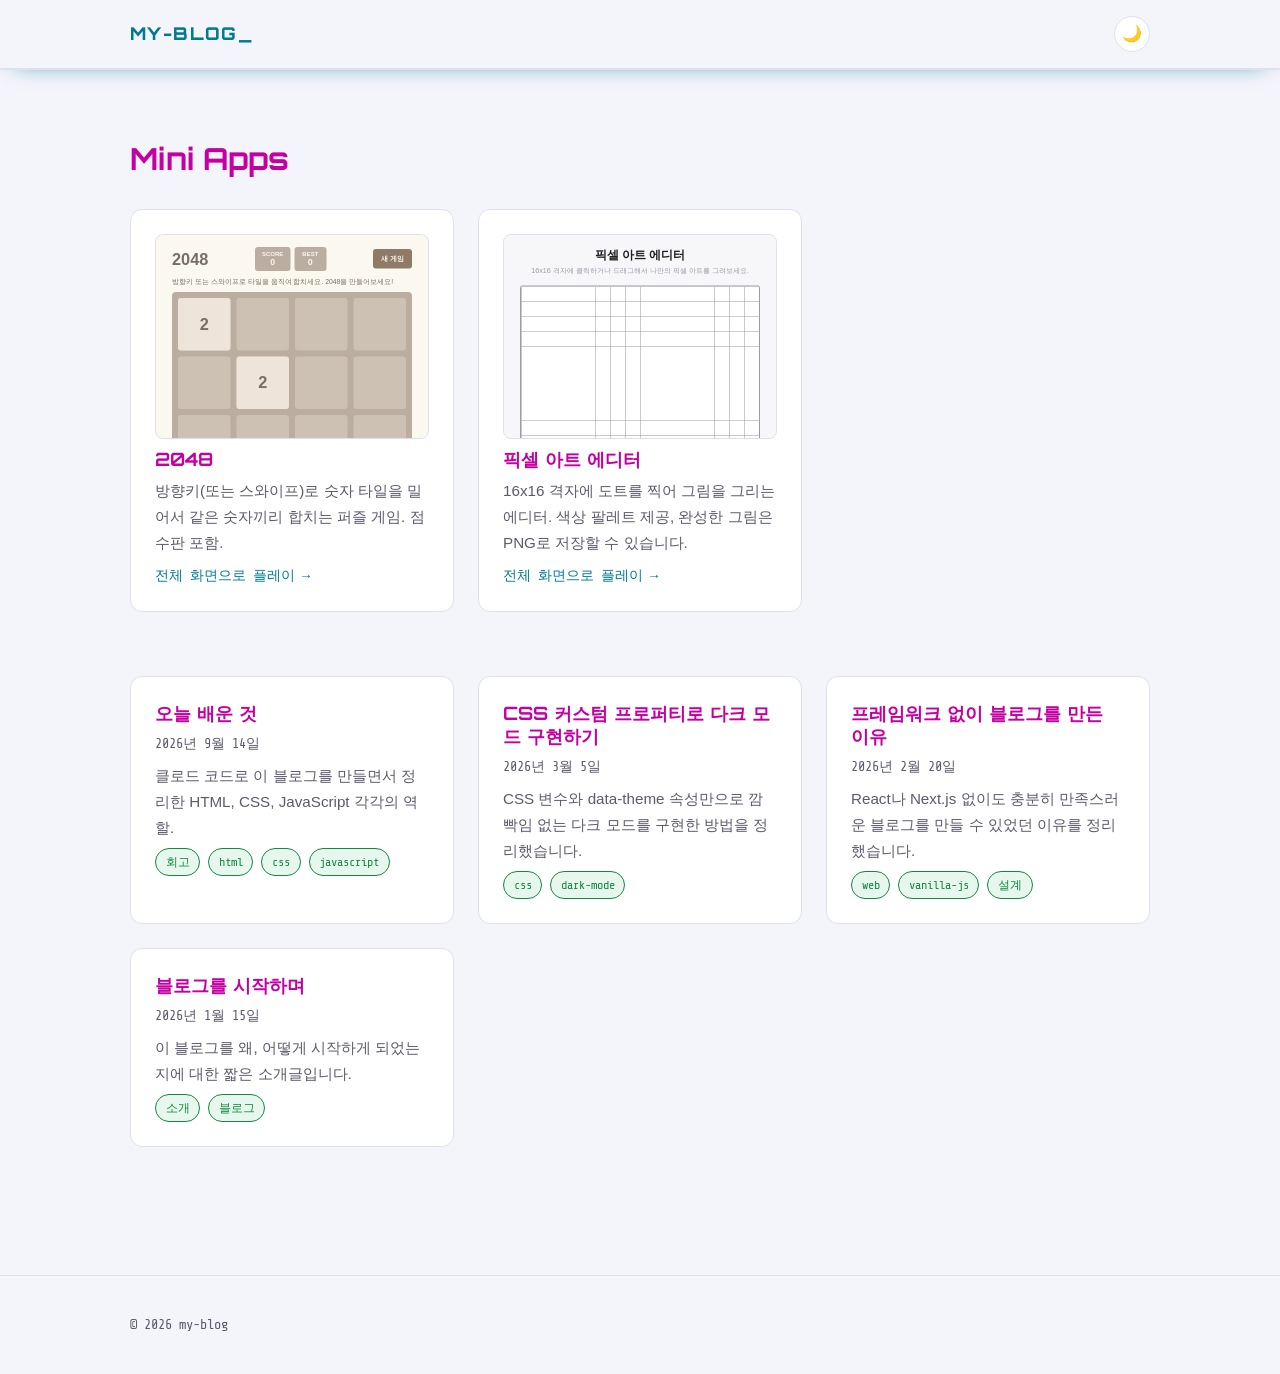
<file: index.html>
<!doctype html>
<html lang="ko">
<head>
  <meta charset="UTF-8" />
  <meta name="viewport" content="width=device-width, initial-scale=1" />
  <title>my-blog</title>
  <script>
    (function () {
      try {
        var stored = localStorage.getItem('theme');
        var theme = stored || (window.matchMedia('(prefers-color-scheme: dark)').matches ? 'dark' : 'light');
        document.documentElement.setAttribute('data-theme', theme);
      } catch (e) {}
    })();
  </script>
  <link rel="preconnect" href="https://fonts.googleapis.com" />
  <link rel="preconnect" href="https://fonts.gstatic.com" crossorigin />
  <link
    href="https://fonts.googleapis.com/css2?family=Orbitron:wght@600;800&family=Share+Tech+Mono&display=swap"
    rel="stylesheet"
  />
  <link rel="stylesheet" href="css/style.css" />
</head>
<body>
  <header class="site-header">
    <div class="container container--wide site-header-inner">
      <a class="site-title" href="index.html">my-blog</a>
      <button id="theme-toggle" class="theme-toggle" type="button" aria-label="다크 모드 전환" aria-pressed="false"></button>
    </div>
  </header>

  <main class="container container--wide">
    <section class="apps-section">
      <h2 class="section-heading">Mini Apps</h2>
      <ul class="app-list">
        <li class="app-card">
          <div class="app-card-preview">
            <iframe src="apps/2048/index.html" title="2048 게임 미리보기" loading="lazy" tabindex="-1"></iframe>
          </div>
          <h3 class="app-card-title">2048</h3>
          <p class="app-card-description">방향키(또는 스와이프)로 숫자 타일을 밀어서 같은 숫자끼리 합치는 퍼즐 게임. 점수판 포함.</p>
          <a class="app-card-play" href="apps/2048/index.html">전체 화면으로 플레이 →</a>
        </li>
        <li class="app-card">
          <div class="app-card-preview">
            <iframe src="apps/pixel-art/index.html" title="픽셀 아트 에디터 미리보기" loading="lazy" tabindex="-1"></iframe>
          </div>
          <h3 class="app-card-title">픽셀 아트 에디터</h3>
          <p class="app-card-description">16x16 격자에 도트를 찍어 그림을 그리는 에디터. 색상 팔레트 제공, 완성한 그림은 PNG로 저장할 수 있습니다.</p>
          <a class="app-card-play" href="apps/pixel-art/index.html">전체 화면으로 플레이 →</a>
        </li>
      </ul>
    </section>

    <ul id="post-list" class="post-list">
      <li class="empty-state">불러오는 중...</li>
    </ul>
  </main>

  <footer class="site-footer">
    <div class="container container--wide">
      <p>&copy; 2026 my-blog</p>
    </div>
  </footer>

  <script type="module" src="js/list.js"></script>
</body>
</html>
</file>
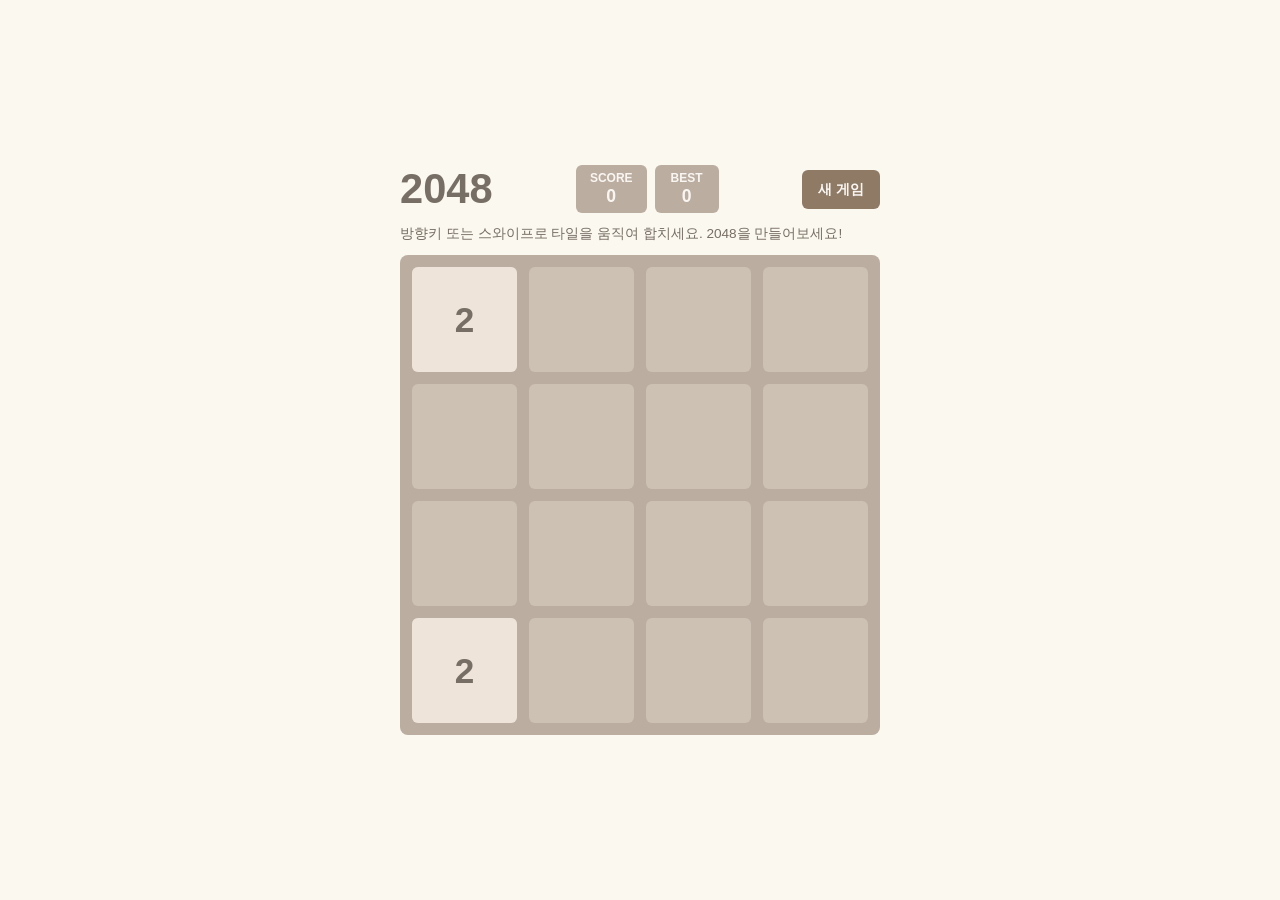
<file: apps/2048/index.html>
<!DOCTYPE html>
<html lang="ko">
<head>
<meta charset="UTF-8">
<meta name="viewport" content="width=device-width, initial-scale=1">
<title>2048</title>
<link rel="stylesheet" href="style.css">
</head>
<body>
  <div class="app">
    <header>
      <h1>2048</h1>
      <div class="scoreboard" aria-live="polite">
        <div class="score-box">SCORE <span id="score">0</span></div>
        <div class="score-box">BEST <span id="best">0</span></div>
      </div>
      <button id="new-game-btn">새 게임</button>
    </header>
    <p class="instructions">방향키 또는 스와이프로 타일을 움직여 합치세요. 2048을 만들어보세요!</p>
    <div class="board-wrap">
      <div id="board" class="board" role="group" aria-label="2048 게임판">
        <!-- 4x4 배경 그리드 셀 + 타일 레이어(절대 위치)를 동적으로 렌더링 -->
      </div>
      <div id="overlay" class="overlay" hidden aria-live="assertive">
        <p id="overlay-message"></p>
        <div class="overlay-buttons">
          <button id="keep-playing-btn" hidden>계속하기</button>
          <button id="retry-btn">다시 시작</button>
        </div>
      </div>
    </div>
  </div>
  <script src="script.js"></script>
</body>
</html>
</file>
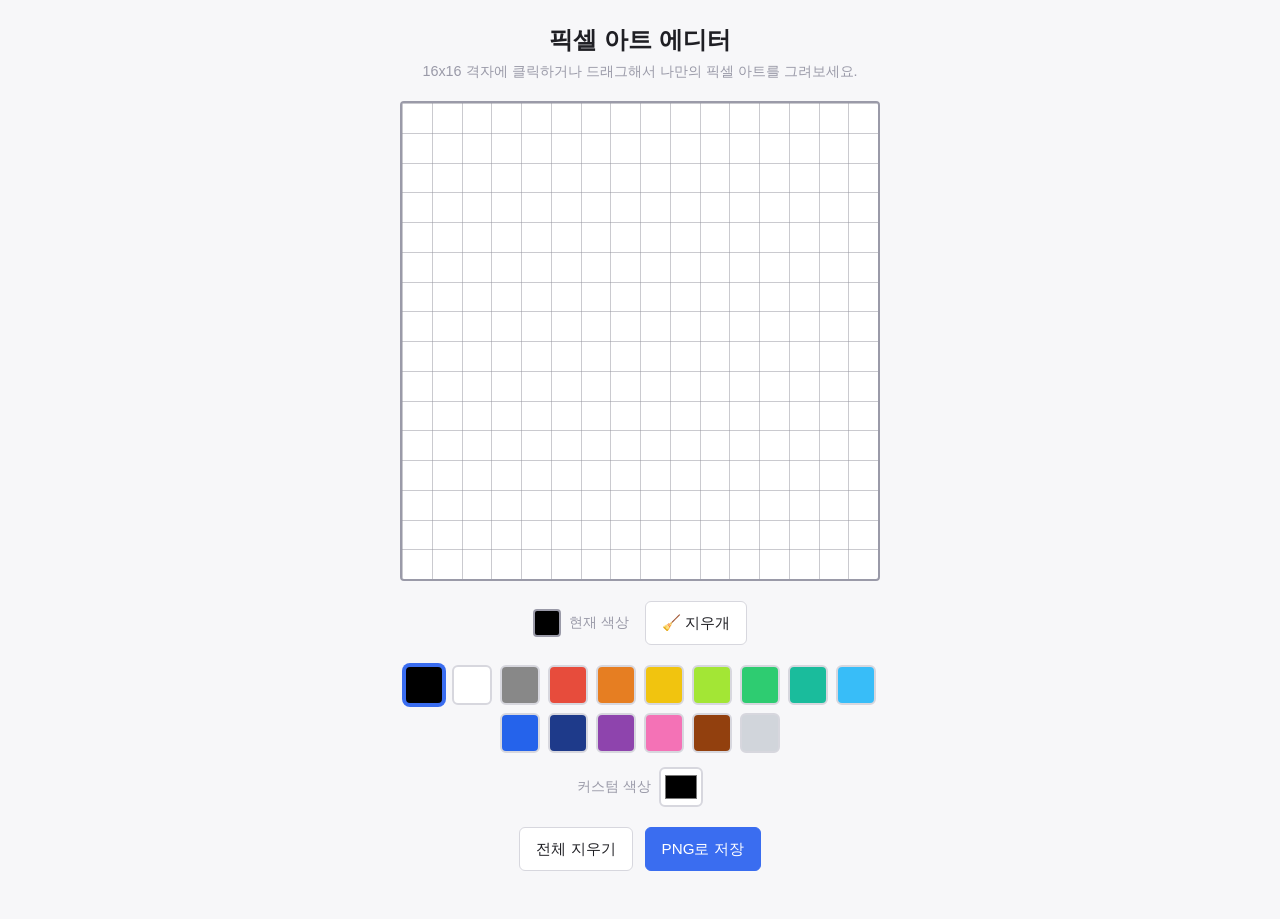
<file: apps/pixel-art/index.html>
<!DOCTYPE html>
<html lang="ko">
<head>
<meta charset="UTF-8">
<meta name="viewport" content="width=device-width, initial-scale=1.0">
<title>픽셀 아트 에디터</title>
<link rel="stylesheet" href="style.css">
</head>
<body>
  <div class="app">
    <header class="app-header">
      <h1>픽셀 아트 에디터</h1>
      <p class="subtitle">16x16 격자에 클릭하거나 드래그해서 나만의 픽셀 아트를 그려보세요.</p>
    </header>

    <main class="app-main">
      <section class="canvas-section" aria-label="그리기 캔버스">
        <canvas id="pixel-canvas" tabindex="0" aria-label="16x16 픽셀 아트 격자. 방향키로 이동, 스페이스 또는 엔터로 칠하기"></canvas>
      </section>

      <section class="toolbar" aria-label="도구">
        <div class="current-color-wrap">
          <span id="current-color-preview" class="current-color-preview" aria-hidden="true"></span>
          <span class="current-color-label">현재 색상</span>
        </div>
        <button type="button" id="eraser-btn" class="tool-btn" aria-pressed="false" aria-label="지우개 도구 선택">
          🧹 지우개
        </button>
      </section>

      <section class="palette-section" aria-label="색상 팔레트">
        <div id="palette" class="palette" role="group" aria-label="기본 색상 스와치"></div>
        <div class="custom-color-wrap">
          <label for="custom-color" class="custom-color-label">커스텀 색상</label>
          <input type="color" id="custom-color" value="#000000" aria-label="사용자 지정 색상 선택">
        </div>
      </section>

      <section class="actions" aria-label="동작 버튼">
        <button type="button" id="clear-btn" class="action-btn">전체 지우기</button>
        <button type="button" id="save-btn" class="action-btn action-btn-primary">PNG로 저장</button>
      </section>
    </main>
  </div>

  <script src="script.js"></script>
</body>
</html>
</file>
<file: css/style.css>
/* ---------- Theme tokens ---------- */
:root {
  /* light theme: toned-down neon-on-white */
  --color-bg: #f4f4fb;
  --color-bg-elevated: #ffffff;
  --color-surface-border: #e0e0ec;
  --color-text: #16161f;
  --color-text-muted: #5b5b6d;
  --color-heading: #c400a3;
  --color-link: #007a94;
  --color-link-hover: #00a4c4;
  --color-accent: #007a94;
  --color-accent-2: #c400a3;
  --color-accent-3: #128a3e;
  --color-code-bg: #eef0f7;
  --color-code-text: #16161f;
  --color-blockquote-border: #c400a3;
  --color-tag-bg: #e7f7ee;
  --color-tag-text: #128a3e;

  --font-sans: -apple-system, BlinkMacSystemFont, 'Segoe UI', 'Apple SD Gothic Neo',
    'Noto Sans KR', Roboto, sans-serif;
  --font-display: 'Orbitron', var(--font-sans);
  --font-mono: 'Share Tech Mono', 'SFMono-Regular', Consolas, 'Liberation Mono', Menlo, monospace;
  --line-height-body: 1.7;
  --line-height-heading: 1.25;
  --measure: 70ch;

  --font-size-h1: clamp(1.75rem, 1.4rem + 1.5vw, 2.5rem);
  --font-size-h2: clamp(1.4rem, 1.2rem + 1vw, 1.9rem);
  --font-size-h3: clamp(1.15rem, 1.05rem + 0.5vw, 1.4rem);

  --space-1: 0.25rem;
  --space-2: 0.5rem;
  --space-3: 1rem;
  --space-4: 1.5rem;
  --space-5: 2.5rem;
  --space-6: 4rem;

  --glow-title: none;
  --glow-heading: none;
  --glow-tag: none;
  --card-hover-shadow: 0 10px 24px rgba(20, 20, 40, 0.08);
  --grid-overlay: none;
}

@media (prefers-color-scheme: dark) {
  :root {
    --color-bg: #050507;
    --color-bg-elevated: #0c0c14;
    --color-surface-border: rgba(0, 246, 255, 0.25);
    --color-text: #d8f9ff;
    --color-text-muted: #7c96a3;
    --color-heading: #ff2ec4;
    --color-link: #00f6ff;
    --color-link-hover: #8bffff;
    --color-accent: #00f6ff;
    --color-accent-2: #ff2ec4;
    --color-accent-3: #39ff14;
    --color-code-bg: #0c0c14;
    --color-code-text: #39ff14;
    --color-blockquote-border: #ff2ec4;
    --color-tag-bg: rgba(57, 255, 20, 0.08);
    --color-tag-text: #39ff14;

    --glow-title: 0 0 6px currentColor, 0 0 18px currentColor, 0 0 34px rgba(0, 246, 255, 0.35);
    --glow-heading: 0 0 6px currentColor, 0 0 16px rgba(255, 46, 196, 0.45);
    --glow-tag: 0 0 8px rgba(57, 255, 20, 0.35);
    --card-hover-shadow: 0 0 24px rgba(0, 246, 255, 0.25), inset 0 0 16px rgba(0, 246, 255, 0.06);
    --grid-overlay: linear-gradient(rgba(0, 246, 255, 0.05) 1px, transparent 1px),
      linear-gradient(90deg, rgba(0, 246, 255, 0.05) 1px, transparent 1px);
  }
}

:root[data-theme='dark'] {
  --color-bg: #050507;
  --color-bg-elevated: #0c0c14;
  --color-surface-border: rgba(0, 246, 255, 0.25);
  --color-text: #d8f9ff;
  --color-text-muted: #7c96a3;
  --color-heading: #ff2ec4;
  --color-link: #00f6ff;
  --color-link-hover: #8bffff;
  --color-accent: #00f6ff;
  --color-accent-2: #ff2ec4;
  --color-accent-3: #39ff14;
  --color-code-bg: #0c0c14;
  --color-code-text: #39ff14;
  --color-blockquote-border: #ff2ec4;
  --color-tag-bg: rgba(57, 255, 20, 0.08);
  --color-tag-text: #39ff14;

  --glow-title: 0 0 6px currentColor, 0 0 18px currentColor, 0 0 34px rgba(0, 246, 255, 0.35);
  --glow-heading: 0 0 6px currentColor, 0 0 16px rgba(255, 46, 196, 0.45);
  --glow-tag: 0 0 8px rgba(57, 255, 20, 0.35);
  --card-hover-shadow: 0 0 24px rgba(0, 246, 255, 0.25), inset 0 0 16px rgba(0, 246, 255, 0.06);
  --grid-overlay: linear-gradient(rgba(0, 246, 255, 0.05) 1px, transparent 1px),
    linear-gradient(90deg, rgba(0, 246, 255, 0.05) 1px, transparent 1px);
}

:root[data-theme='light'] {
  --color-bg: #f4f4fb;
  --color-bg-elevated: #ffffff;
  --color-surface-border: #e0e0ec;
  --color-text: #16161f;
  --color-text-muted: #5b5b6d;
  --color-heading: #c400a3;
  --color-link: #007a94;
  --color-link-hover: #00a4c4;
  --color-accent: #007a94;
  --color-accent-2: #c400a3;
  --color-accent-3: #128a3e;
  --color-code-bg: #eef0f7;
  --color-code-text: #16161f;
  --color-blockquote-border: #c400a3;
  --color-tag-bg: #e7f7ee;
  --color-tag-text: #128a3e;

  --glow-title: none;
  --glow-heading: none;
  --glow-tag: none;
  --card-hover-shadow: 0 10px 24px rgba(20, 20, 40, 0.08);
  --grid-overlay: none;
}

/* ---------- Reset / base ---------- */
* {
  box-sizing: border-box;
}

html {
  color-scheme: light dark;
}

body {
  margin: 0;
  background-color: var(--color-bg);
  background-image: var(--grid-overlay);
  background-size: 42px 42px;
  color: var(--color-text);
  font-family: var(--font-sans);
  line-height: var(--line-height-body);
  -webkit-font-smoothing: antialiased;
}

img {
  max-width: 100%;
  height: auto;
}

a {
  color: var(--color-link);
  text-decoration-color: currentColor;
}

a:hover {
  color: var(--color-link-hover);
}

/* ---------- Layout ---------- */
.container {
  max-width: var(--measure);
  margin-inline: auto;
  padding-inline: var(--space-4);
}

.container--wide {
  max-width: 1100px;
}

.site-header {
  border-bottom: 1px solid var(--color-surface-border);
  padding-block: var(--space-3);
  background: var(--color-bg);
  box-shadow: 0 1px 0 var(--color-surface-border), 0 8px 24px -16px var(--color-accent);
}

.site-header-inner {
  display: flex;
  align-items: center;
  justify-content: space-between;
  gap: var(--space-3);
}

.site-title {
  font-family: var(--font-display);
  font-weight: 800;
  letter-spacing: 0.08em;
  text-transform: uppercase;
  font-size: 1.1rem;
  color: var(--color-accent);
  text-shadow: var(--glow-title);
  text-decoration: none;
}

.site-title::after {
  content: '_';
  animation: blink 1.1s step-end infinite;
}

@keyframes blink {
  50% {
    opacity: 0;
  }
}

.theme-toggle {
  border: 1px solid var(--color-surface-border);
  background: var(--color-bg-elevated);
  color: var(--color-text);
  border-radius: 999px;
  width: 2.25rem;
  height: 2.25rem;
  font-size: 1rem;
  line-height: 1;
  cursor: pointer;
  display: flex;
  align-items: center;
  justify-content: center;
  transition: box-shadow 0.2s ease, border-color 0.2s ease;
}

.theme-toggle:hover {
  border-color: var(--color-accent);
  box-shadow: 0 0 12px var(--color-accent);
}

main {
  padding-block: var(--space-5);
}

.site-footer {
  border-top: 1px solid var(--color-surface-border);
  padding-block: var(--space-4);
  margin-top: var(--space-6);
  color: var(--color-text-muted);
  font-family: var(--font-mono);
  font-size: 0.85rem;
}

/* ---------- Apps section (mini web app portfolio) ---------- */
.apps-section {
  margin-bottom: var(--space-6);
}

.section-heading {
  font-family: var(--font-display);
  font-weight: 700;
  color: var(--color-heading);
  text-shadow: var(--glow-heading);
  font-size: var(--font-size-h2);
  margin: 0 0 var(--space-4);
}

.app-list {
  list-style: none;
  margin: 0;
  padding: 0;
  display: grid;
  grid-template-columns: repeat(auto-fill, minmax(260px, 1fr));
  gap: var(--space-4);
}

.app-card {
  border: 1px solid var(--color-surface-border);
  background: var(--color-bg-elevated);
  border-radius: 12px;
  padding: var(--space-4);
  display: flex;
  flex-direction: column;
  gap: var(--space-2);
  transition: transform 0.2s ease, box-shadow 0.2s ease, border-color 0.2s ease;
}

.app-card:hover {
  transform: translateY(-4px);
  border-color: var(--color-accent);
  box-shadow: var(--card-hover-shadow);
}

.app-card-preview {
  position: relative;
  width: 100%;
  aspect-ratio: 4 / 3;
  border: 1px solid var(--color-surface-border);
  border-radius: 8px;
  overflow: hidden;
  background: var(--color-bg);
}

.app-card-preview iframe {
  position: absolute;
  top: 0;
  left: 0;
  width: 200%;
  height: 200%;
  border: 0;
  transform: scale(0.5);
  transform-origin: top left;
  pointer-events: none;
}

.app-card-title {
  margin: 0;
  font-family: var(--font-display);
  font-weight: 700;
  font-size: 1.15rem;
  line-height: var(--line-height-heading);
  color: var(--color-heading);
  text-shadow: var(--glow-heading);
}

.app-card-description {
  color: var(--color-text-muted);
  margin: 0;
  font-size: 0.95rem;
}

.app-card-play {
  font-family: var(--font-mono);
  font-size: 0.85rem;
  text-decoration: none;
  margin-top: auto;
}

/* ---------- Post list (grid) ---------- */
.post-list {
  list-style: none;
  margin: 0;
  padding: 0;
  display: grid;
  grid-template-columns: repeat(auto-fill, minmax(260px, 1fr));
  gap: var(--space-4);
}

.post-card {
  border: 1px solid var(--color-surface-border);
  background: var(--color-bg-elevated);
  border-radius: 12px;
  padding: var(--space-4);
  display: flex;
  flex-direction: column;
  gap: var(--space-2);
  transition: transform 0.2s ease, box-shadow 0.2s ease, border-color 0.2s ease;
}

.post-card:hover {
  transform: translateY(-4px);
  border-color: var(--color-accent);
  box-shadow: var(--card-hover-shadow);
}

.post-card-link {
  text-decoration: none;
}

.post-card-title {
  margin: 0;
  font-family: var(--font-display);
  font-weight: 700;
  font-size: 1.15rem;
  line-height: var(--line-height-heading);
  color: var(--color-heading);
  text-shadow: var(--glow-heading);
}

.post-card-description {
  color: var(--color-text-muted);
  margin: 0;
  font-size: 0.95rem;
}

.post-meta {
  color: var(--color-text-muted);
  font-family: var(--font-mono);
  font-size: 0.85rem;
  margin: 0;
}

.empty-state {
  color: var(--color-text-muted);
  grid-column: 1 / -1;
}

/* ---------- Tags ---------- */
.tag-list {
  list-style: none;
  display: flex;
  flex-wrap: wrap;
  gap: var(--space-2);
  margin: 0;
  padding: 0;
}

.tag {
  background: var(--color-tag-bg);
  color: var(--color-tag-text);
  border: 1px solid currentColor;
  font-family: var(--font-mono);
  font-size: 0.75rem;
  padding: 0.15rem 0.6rem;
  border-radius: 999px;
  text-shadow: var(--glow-tag);
}

/* ---------- Post detail ---------- */
.post-header {
  display: flex;
  flex-direction: column;
  gap: var(--space-3);
  padding-bottom: var(--space-4);
  margin-bottom: var(--space-4);
  border-bottom: 1px solid var(--color-surface-border);
}

.post-header h1 {
  margin: 0;
  font-family: var(--font-display);
  color: var(--color-heading);
  text-shadow: var(--glow-heading);
}

.post-header-meta {
  display: flex;
  flex-direction: column;
  gap: var(--space-2);
}

@media (min-width: 700px) {
  .post-header {
    flex-direction: row;
    align-items: flex-start;
    justify-content: space-between;
  }

  .post-header h1 {
    flex: 1;
  }

  .post-header-meta {
    align-items: flex-end;
    text-align: right;
    flex-shrink: 0;
  }
}

.post-footer {
  margin-top: var(--space-6);
  padding-top: var(--space-4);
  border-top: 1px solid var(--color-surface-border);
  font-family: var(--font-mono);
}

/* ---------- Rendered markdown content ---------- */
.post-content {
  margin-top: var(--space-4);
  max-width: var(--measure);
}

.post-content h1,
.post-content h2,
.post-content h3,
.post-content h4 {
  font-family: var(--font-display);
  color: var(--color-heading);
  text-shadow: var(--glow-heading);
  line-height: var(--line-height-heading);
  overflow-wrap: break-word;
  margin-top: var(--space-5);
  margin-bottom: var(--space-2);
}

.post-content h1 {
  font-size: var(--font-size-h1);
}

.post-content h2 {
  font-size: var(--font-size-h2);
}

.post-content h3 {
  font-size: var(--font-size-h3);
}

.post-content p,
.post-content li {
  overflow-wrap: break-word;
}

.post-content p {
  margin: var(--space-3) 0;
}

.post-content ul,
.post-content ol {
  padding-left: 1.5rem;
}

.post-content code {
  font-family: var(--font-mono);
  background: var(--color-code-bg);
  color: var(--color-code-text);
  padding: 0.15em 0.4em;
  border-radius: 4px;
  font-size: 0.9em;
}

.post-content pre {
  background: var(--color-code-bg);
  border: 1px solid var(--color-surface-border);
  border-radius: 8px;
  padding: var(--space-3);
  overflow-x: auto;
  box-shadow: 0 0 0 1px transparent;
}

.post-content pre code {
  background: none;
  padding: 0;
  border-radius: 0;
  text-shadow: var(--glow-tag);
}

.post-content blockquote {
  margin: var(--space-4) 0;
  padding: var(--space-2) var(--space-3);
  border-left: 4px solid var(--color-blockquote-border);
  color: var(--color-text-muted);
}

.post-content blockquote p {
  margin: 0;
}

.post-content table {
  display: block;
  overflow-x: auto;
  border-collapse: collapse;
  width: 100%;
  margin: var(--space-4) 0;
  font-family: var(--font-mono);
  font-size: 0.9rem;
}

.post-content th,
.post-content td {
  border: 1px solid var(--color-surface-border);
  padding: var(--space-2) var(--space-3);
  text-align: left;
}

.post-content th {
  background: var(--color-bg-elevated);
  color: var(--color-accent);
}

.post-content img {
  display: block;
  margin: var(--space-4) auto;
  border-radius: 8px;
  border: 1px solid var(--color-surface-border);
}

.post-content hr {
  border: none;
  border-top: 1px solid var(--color-surface-border);
  margin: var(--space-5) 0;
}

/* ---------- Responsive ---------- */
@media (min-width: 640px) {
  .container {
    padding-inline: var(--space-5);
  }
}

@media (min-width: 900px) {
  main {
    padding-block: var(--space-6);
  }
}
</file>
<file: apps/2048/style.css>
:root {
  --board-size: min(90vw, 480px);
  --gap: 12px;
  --cell-count: 4;
  --bg-page: #faf8ef;
  --bg-board: #bbada0;
  --bg-cell: rgba(238, 228, 218, 0.35);
  --color-text-dark: #776e65;
  --color-text-light: #f9f6f2;
  --radius: 6px;
}

* {
  box-sizing: border-box;
}

body {
  margin: 0;
  min-height: 100vh;
  display: flex;
  align-items: center;
  justify-content: center;
  background: var(--bg-page);
  color: var(--color-text-dark);
  font-family: "Segoe UI", "Helvetica Neue", Arial, "Malgun Gothic", sans-serif;
  padding: 24px 12px;
}

.app {
  width: var(--board-size);
  max-width: 100%;
  display: flex;
  flex-direction: column;
  gap: 12px;
}

header {
  display: flex;
  align-items: center;
  justify-content: space-between;
  flex-wrap: wrap;
  gap: 10px;
}

h1 {
  margin: 0;
  font-size: clamp(1.8rem, 6vw, 2.6rem);
  font-weight: 700;
  color: #776e65;
}

.scoreboard {
  display: flex;
  gap: 8px;
}

.score-box {
  background: var(--bg-board);
  color: var(--color-text-light);
  border-radius: var(--radius);
  padding: 6px 14px;
  font-size: 0.75rem;
  font-weight: 700;
  text-align: center;
  line-height: 1.2;
  min-width: 64px;
}

.score-box span {
  display: block;
  font-size: 1.1rem;
}

#new-game-btn,
#retry-btn,
#keep-playing-btn {
  cursor: pointer;
  border: none;
  border-radius: var(--radius);
  background: #8f7a66;
  color: var(--color-text-light);
  font-weight: 700;
  font-size: 0.9rem;
  padding: 10px 16px;
}

#new-game-btn:hover,
#retry-btn:hover,
#keep-playing-btn:hover {
  background: #9c8a76;
}

#new-game-btn:focus-visible,
#retry-btn:focus-visible,
#keep-playing-btn:focus-visible,
.overlay button:focus-visible {
  outline: 3px solid #4a90d9;
  outline-offset: 2px;
}

.instructions {
  margin: 0;
  font-size: 0.85rem;
  color: #776e65;
}

.board-wrap {
  position: relative;
  width: 100%;
  aspect-ratio: 1 / 1;
}

.board {
  position: relative;
  width: 100%;
  height: 100%;
  background: var(--bg-board);
  border-radius: 8px;
  padding: var(--gap);
  display: grid;
  grid-template-columns: repeat(var(--cell-count), 1fr);
  grid-template-rows: repeat(var(--cell-count), 1fr);
  gap: var(--gap);
  touch-action: none;
  user-select: none;
}

.cell {
  background: var(--bg-cell);
  border-radius: var(--radius);
}

.tile-layer {
  position: absolute;
  inset: var(--gap);
  pointer-events: none;
}

.tile {
  --cell: calc((100% - 3 * var(--gap)) / 4);
  position: absolute;
  display: flex;
  align-items: center;
  justify-content: center;
  width: var(--cell);
  height: var(--cell);
  left: calc(var(--cell) * var(--col) + var(--gap) * var(--col));
  top: calc(var(--cell) * var(--row) + var(--gap) * var(--row));
  border-radius: var(--radius);
  font-weight: 700;
  font-size: clamp(1.2rem, 6vw, 2.2rem);
  color: var(--color-text-dark);
  background: #eee4da;
  transition: left 0.12s ease-in-out, top 0.12s ease-in-out;
}

.tile[data-digits="3"] {
  font-size: clamp(1rem, 5vw, 1.8rem);
}

.tile[data-digits="4"] {
  font-size: clamp(0.85rem, 4vw, 1.5rem);
}

.tile.tile-new {
  animation: tile-appear 0.18s ease-out;
}

.tile.tile-merged {
  animation: tile-pop 0.18s ease-out;
}

@keyframes tile-appear {
  from {
    transform: scale(0);
  }
  to {
    transform: scale(1);
  }
}

@keyframes tile-pop {
  0% {
    transform: scale(1);
  }
  50% {
    transform: scale(1.15);
  }
  100% {
    transform: scale(1);
  }
}

.tile[data-value="2"] { background: #eee4da; color: #776e65; }
.tile[data-value="4"] { background: #ede0c8; color: #776e65; }
.tile[data-value="8"] { background: #f2b179; color: #f9f6f2; }
.tile[data-value="16"] { background: #f59563; color: #f9f6f2; }
.tile[data-value="32"] { background: #f67c5f; color: #f9f6f2; }
.tile[data-value="64"] { background: #f65e3b; color: #f9f6f2; }
.tile[data-value="128"] { background: #edcf72; color: #f9f6f2; }
.tile[data-value="256"] { background: #edcc61; color: #f9f6f2; }
.tile[data-value="512"] { background: #edc850; color: #f9f6f2; }
.tile[data-value="1024"] { background: #edc53f; color: #f9f6f2; }
.tile[data-value="2048"] {
  background: #edc22e;
  color: #f9f6f2;
  box-shadow: 0 0 20px 4px rgba(243, 215, 116, 0.85);
}
.tile[data-value="4096"],
.tile[data-value="8192"] {
  background: #3c3a32;
  color: #f9f6f2;
}

.overlay {
  position: absolute;
  inset: 0;
  background: rgba(238, 228, 218, 0.75);
  border-radius: 8px;
  display: flex;
  flex-direction: column;
  align-items: center;
  justify-content: center;
  gap: 16px;
  text-align: center;
  padding: 16px;
}

.overlay[hidden] {
  display: none;
}

#overlay-message {
  margin: 0;
  font-size: clamp(1.4rem, 6vw, 2rem);
  font-weight: 700;
  color: #776e65;
}

.overlay-buttons {
  display: flex;
  gap: 10px;
  flex-wrap: wrap;
  justify-content: center;
}

@media (max-width: 480px) {
  header {
    flex-direction: column;
    align-items: flex-start;
  }

  .scoreboard {
    width: 100%;
    justify-content: space-between;
  }

  #new-game-btn {
    width: 100%;
  }
}
</file>
<file: apps/pixel-art/style.css>
:root {
  --bg: #f7f7f9;
  --text: #1f1f24;
  --panel-bg: #ffffff;
  --border: #d7d7de;
  --border-strong: #9a9aa8;
  --accent: #3a6df0;
  --accent-contrast: #ffffff;
  --btn-hover: #eef0fb;
  --grid-line: #cfcfd8;
  --grid-empty: #ffffff;
}

@media (prefers-color-scheme: dark) {
  :root {
    --bg: #17171b;
    --text: #eaeaf0;
    --panel-bg: #212127;
    --border: #3a3a44;
    --border-strong: #5c5c68;
    --accent: #5b8bff;
    --accent-contrast: #0b0b0d;
    --btn-hover: #2a2a33;
    --grid-line: #3a3a44;
    --grid-empty: #26262e;
  }
}

* {
  box-sizing: border-box;
}

html, body {
  margin: 0;
  padding: 0;
}

body {
  background: var(--bg);
  color: var(--text);
  font-family: -apple-system, BlinkMacSystemFont, "Segoe UI", Roboto, "Malgun Gothic", sans-serif;
  min-height: 100vh;
}

.app {
  max-width: 560px;
  margin: 0 auto;
  padding: 24px 16px 48px;
}

.app-header {
  text-align: center;
  margin-bottom: 20px;
}

.app-header h1 {
  font-size: 1.5rem;
  margin: 0 0 6px;
}

.subtitle {
  margin: 0;
  color: var(--border-strong);
  font-size: 0.9rem;
}

.app-main {
  display: flex;
  flex-direction: column;
  gap: 20px;
}

.canvas-section {
  display: flex;
  justify-content: center;
}

#pixel-canvas {
  width: min(90vw, 480px);
  height: min(90vw, 480px);
  max-width: 480px;
  max-height: 480px;
  background: var(--grid-empty);
  border: 2px solid var(--border-strong);
  border-radius: 4px;
  touch-action: none;
  image-rendering: pixelated;
  cursor: crosshair;
}

#pixel-canvas:focus-visible {
  outline: 3px solid var(--accent);
  outline-offset: 2px;
}

.toolbar {
  display: flex;
  align-items: center;
  justify-content: center;
  gap: 16px;
  flex-wrap: wrap;
}

.current-color-wrap {
  display: flex;
  align-items: center;
  gap: 8px;
}

.current-color-preview {
  display: inline-block;
  width: 28px;
  height: 28px;
  border-radius: 4px;
  border: 2px solid var(--border-strong);
  background: #000000;
}

.current-color-label {
  font-size: 0.85rem;
  color: var(--border-strong);
}

.tool-btn,
.action-btn {
  min-width: 44px;
  min-height: 44px;
  padding: 8px 16px;
  font-size: 0.95rem;
  border-radius: 6px;
  border: 1px solid var(--border);
  background: var(--panel-bg);
  color: var(--text);
  cursor: pointer;
}

.tool-btn:hover,
.action-btn:hover {
  background: var(--btn-hover);
}

.tool-btn:focus-visible,
.action-btn:focus-visible,
.swatch:focus-visible {
  outline: 3px solid var(--accent);
  outline-offset: 2px;
}

.tool-btn[aria-pressed="true"] {
  border-color: var(--accent);
  background: var(--btn-hover);
  box-shadow: 0 0 0 2px var(--accent) inset;
}

.palette-section {
  display: flex;
  flex-direction: column;
  align-items: center;
  gap: 14px;
}

.palette {
  display: flex;
  flex-wrap: wrap;
  justify-content: center;
  gap: 8px;
  max-width: 480px;
}

.swatch {
  width: 40px;
  height: 40px;
  border-radius: 6px;
  border: 2px solid var(--border);
  cursor: pointer;
  padding: 0;
}

.swatch[aria-pressed="true"] {
  border-color: var(--accent);
  box-shadow: 0 0 0 2px var(--accent);
}

.custom-color-wrap {
  display: flex;
  align-items: center;
  gap: 8px;
}

.custom-color-label {
  font-size: 0.85rem;
  color: var(--border-strong);
}

#custom-color {
  width: 44px;
  height: 40px;
  padding: 2px;
  border: 2px solid var(--border);
  border-radius: 6px;
  background: var(--panel-bg);
  cursor: pointer;
}

.actions {
  display: flex;
  justify-content: center;
  gap: 12px;
  flex-wrap: wrap;
}

.action-btn-primary {
  background: var(--accent);
  color: var(--accent-contrast);
  border-color: var(--accent);
}

.action-btn-primary:hover {
  filter: brightness(1.05);
}

@media (max-width: 400px) {
  .app {
    padding: 16px 12px 40px;
  }

  .app-header h1 {
    font-size: 1.3rem;
  }
}
</file>
